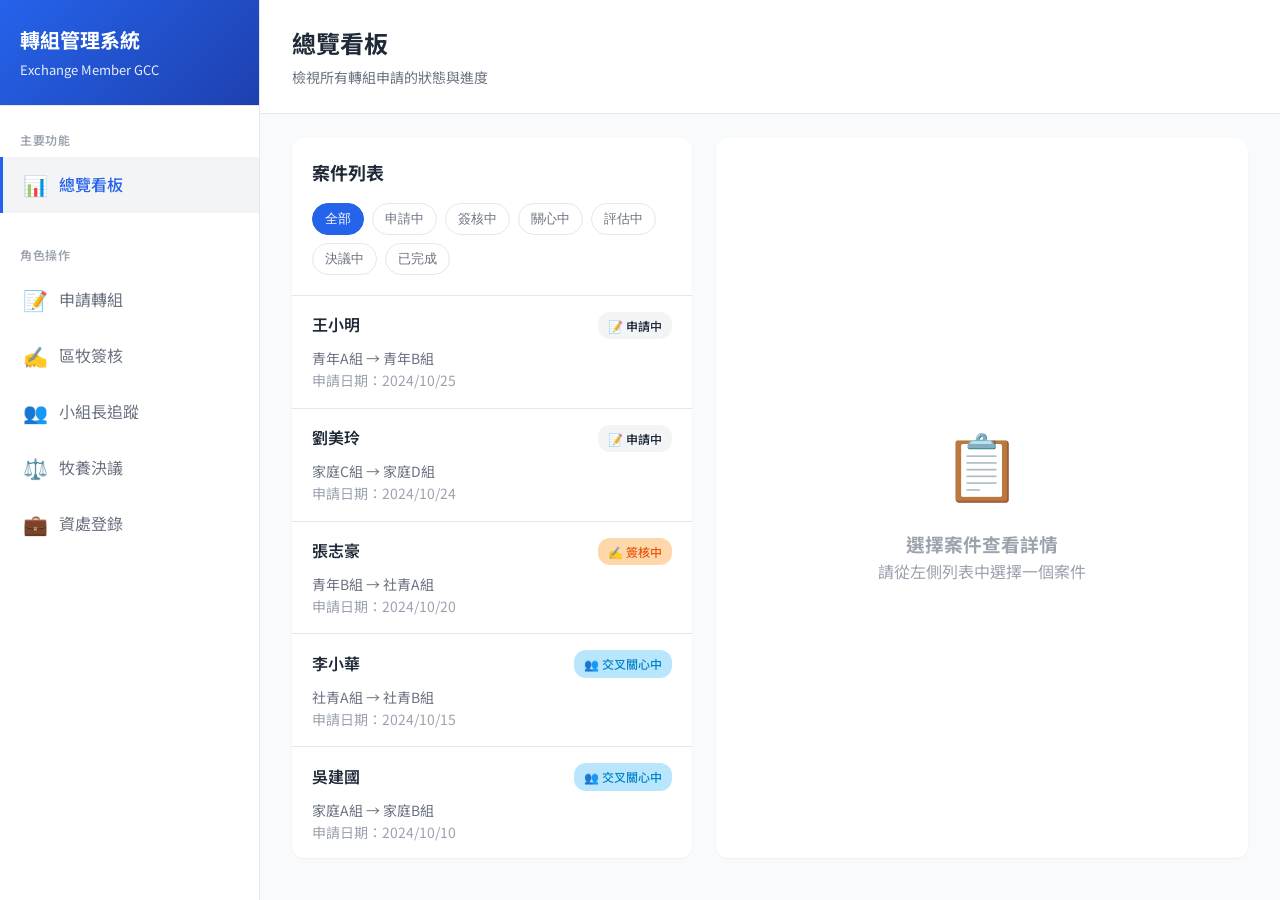
<file: index.html>
<!DOCTYPE html>
<html lang="zh-TW">
<head>
  <meta charset="UTF-8">
  <meta name="viewport" content="width=device-width, initial-scale=1.0">
  <title>教會轉組管理系統 - 總覽看板</title>
  <link rel="stylesheet" href="css/style.css">
</head>
<body>
  <div class="app-container">
    <!-- 側邊欄 -->
    <aside class="sidebar">
      <div class="sidebar-header">
        <h1>轉組管理系統</h1>
        <p>Exchange Member GCC</p>
      </div>
      
      <nav class="sidebar-nav">
        <div class="nav-section">
          <div class="nav-section-title">主要功能</div>
          <a href="index.html" class="nav-item active">
            <span class="nav-item-icon">📊</span>
            <span class="nav-item-text">總覽看板</span>
          </a>
        </div>
        
        <div class="nav-section">
          <div class="nav-section-title">角色操作</div>
          <a href="pages/applicant.html" class="nav-item">
            <span class="nav-item-icon">📝</span>
            <span class="nav-item-text">申請轉組</span>
          </a>
          <a href="pages/district-pastor.html" class="nav-item">
            <span class="nav-item-icon">✍️</span>
            <span class="nav-item-text">區牧簽核</span>
          </a>
          <a href="pages/leader.html" class="nav-item">
            <span class="nav-item-icon">👥</span>
            <span class="nav-item-text">小組長追蹤</span>
          </a>
          <a href="pages/pastoral-team.html" class="nav-item">
            <span class="nav-item-icon">⚖️</span>
            <span class="nav-item-text">牧養決議</span>
          </a>
          <a href="pages/admin.html" class="nav-item">
            <span class="nav-item-icon">💼</span>
            <span class="nav-item-text">資處登錄</span>
          </a>
        </div>
      </nav>
    </aside>
    
    <!-- 主內容 -->
    <main class="main-content">
      <div class="content-header">
        <h2>總覽看板</h2>
        <p>檢視所有轉組申請的狀態與進度</p>
      </div>
      
      <div class="content-body">
        <div class="split-layout">
          <!-- 左側：案件列表 -->
          <div class="case-list">
            <div class="case-list-header">
              <h3>案件列表</h3>
              <div class="filter-tabs">
                <button class="filter-tab active" data-status="">全部</button>
                <button class="filter-tab" data-status="申請中">申請中</button>
                <button class="filter-tab" data-status="簽核中">簽核中</button>
                <button class="filter-tab" data-status="交叉關心中">關心中</button>
                <button class="filter-tab" data-status="評估中">評估中</button>
                <button class="filter-tab" data-status="決議中">決議中</button>
                <button class="filter-tab" data-status="已轉組">已完成</button>
              </div>
            </div>
            
            <div class="case-list-items" id="caseListItems">
              <!-- 動態生成案件列表 -->
            </div>
          </div>
          
          <!-- 右側：案件詳情 -->
          <div class="case-detail" id="caseDetail">
            <div class="empty-state">
              <div class="empty-icon">📋</div>
              <h3>選擇案件查看詳情</h3>
              <p>請從左側列表中選擇一個案件</p>
            </div>
          </div>
        </div>
      </div>
    </main>
  </div>

  <script src="js/data.js"></script>
  <script src="js/utils.js"></script>
  <script src="js/main.js"></script>
</body>
</html>
</file>
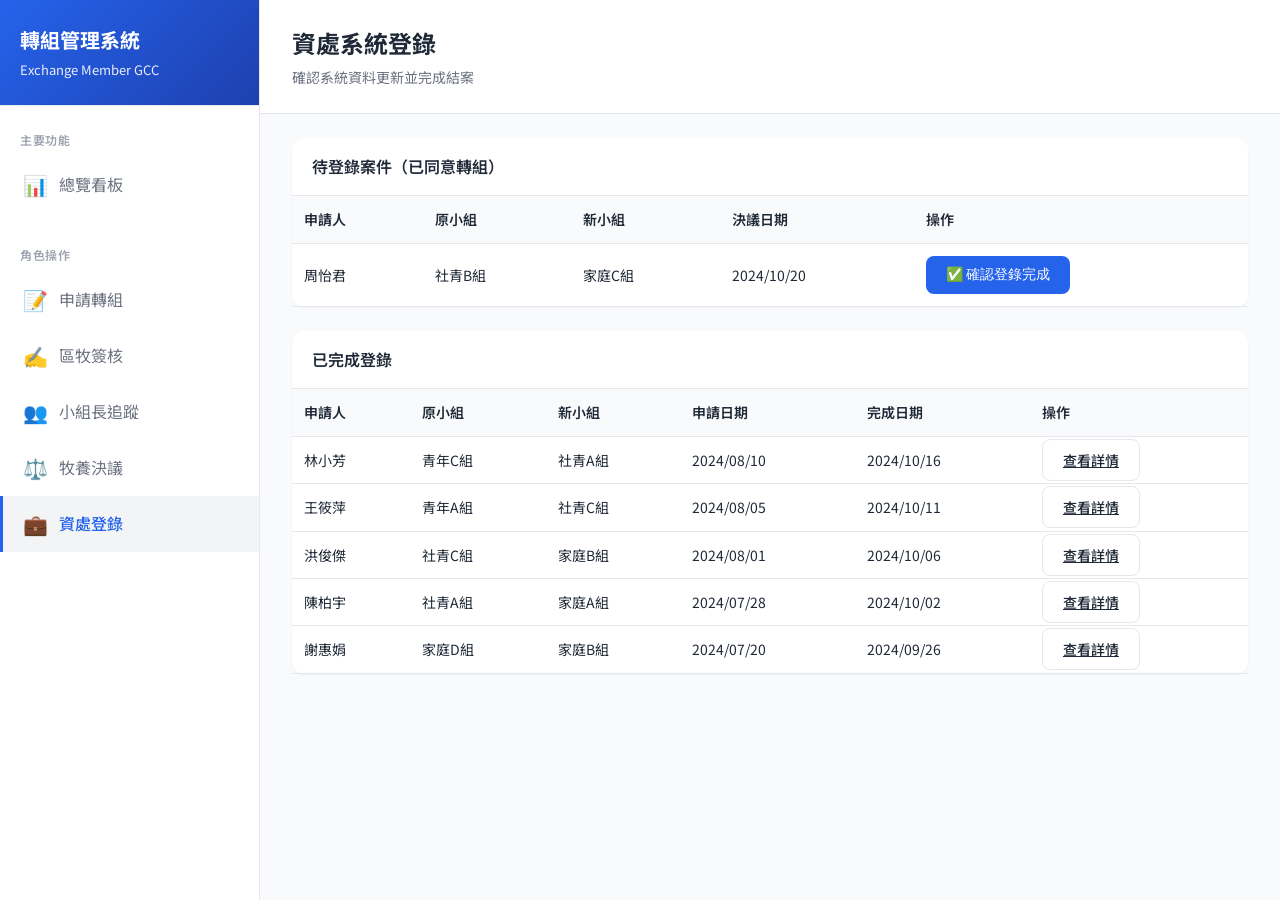
<file: pages/admin.html>
<!DOCTYPE html>
<html lang="zh-TW">
<head>
  <meta charset="UTF-8">
  <meta name="viewport" content="width=device-width, initial-scale=1.0">
  <title>資處登錄 - 教會轉組管理系統</title>
  <link rel="stylesheet" href="../css/style.css">
</head>
<body>
  <div class="app-container">
    <!-- 側邊欄 -->
    <aside class="sidebar">
      <div class="sidebar-header">
        <h1>轉組管理系統</h1>
        <p>Exchange Member GCC</p>
      </div>
      
      <nav class="sidebar-nav">
        <div class="nav-section">
          <div class="nav-section-title">主要功能</div>
          <a href="../index.html" class="nav-item">
            <span class="nav-item-icon">📊</span>
            <span class="nav-item-text">總覽看板</span>
          </a>
        </div>
        
        <div class="nav-section">
          <div class="nav-section-title">角色操作</div>
          <a href="applicant.html" class="nav-item">
            <span class="nav-item-icon">📝</span>
            <span class="nav-item-text">申請轉組</span>
          </a>
          <a href="district-pastor.html" class="nav-item">
            <span class="nav-item-icon">✍️</span>
            <span class="nav-item-text">區牧簽核</span>
          </a>
          <a href="leader.html" class="nav-item">
            <span class="nav-item-icon">👥</span>
            <span class="nav-item-text">小組長追蹤</span>
          </a>
          <a href="pastoral-team.html" class="nav-item">
            <span class="nav-item-icon">⚖️</span>
            <span class="nav-item-text">牧養決議</span>
          </a>
          <a href="admin.html" class="nav-item active">
            <span class="nav-item-icon">💼</span>
            <span class="nav-item-text">資處登錄</span>
          </a>
        </div>
      </nav>
    </aside>
    
    <!-- 主內容 -->
    <main class="main-content">
      <div class="content-header">
        <h2>資處系統登錄</h2>
        <p>確認系統資料更新並完成結案</p>
      </div>
      
      <div class="content-body">
        <!-- 待登錄案件 -->
        <div class="card">
          <div class="card-header">待登錄案件（已同意轉組）</div>
          <div id="pendingAdminList"></div>
        </div>
        
        <!-- 已完成案件 -->
        <div class="card">
          <div class="card-header">已完成登錄</div>
          <div id="completedAdminList"></div>
        </div>
      </div>
    </main>
  </div>

  <script src="../js/data.js"></script>
  <script src="../js/utils.js"></script>
  <script>
    function renderPendingAdmin() {
      const container = document.getElementById('pendingAdminList');
      
      // 篩選決議同意但尚未完成資處登錄的案件
      const pending = mockData.filter(item => {
        return item.status === '資處更新中' && !item.adminCompleted;
      });
      
      if (pending.length === 0) {
        container.innerHTML = '<p class="text-muted" style="padding: 20px; text-align: center;">目前沒有待登錄案件</p>';
        return;
      }
      
      container.innerHTML = `
        <table class="table">
          <thead>
            <tr>
              <th>申請人</th>
              <th>原小組</th>
              <th>新小組</th>
              <th>決議日期</th>
              <th>操作</th>
            </tr>
          </thead>
          <tbody>
            ${pending.map(item => `
              <tr>
                <td>${item.name}</td>
                <td>${item.originalGroup}</td>
                <td>${item.newGroup}</td>
                <td>${formatDate(item.decision.date)}</td>
                <td>
                  <button class="btn btn-primary" onclick="completeAdmin(${item.id})">
                    ✅ 確認登錄完成
                  </button>
                </td>
              </tr>
            `).join('')}
          </tbody>
        </table>
      `;
    }
    
    function completeAdmin(caseId) {
      if (!confirm('確認系統資料已更新完成？')) return;
      
      const today = new Date().toISOString().split('T')[0];
      
      updateCase(caseId, {
        adminCompleted: true,
        adminCompletedDate: today,
        status: '已轉組'
      });
      
      showNotification('登錄完成，案件已結案！', 'success');
      refreshPage();
    }
    
    function renderCompletedAdmin() {
      const container = document.getElementById('completedAdminList');
      
      const completed = mockData.filter(item => item.status === '已轉組');
      
      if (completed.length === 0) {
        container.innerHTML = '<p class="text-muted" style="padding: 20px; text-align: center;">尚無已完成案件</p>';
        return;
      }
      
      container.innerHTML = `
        <table class="table">
          <thead>
            <tr>
              <th>申請人</th>
              <th>原小組</th>
              <th>新小組</th>
              <th>申請日期</th>
              <th>完成日期</th>
              <th>操作</th>
            </tr>
          </thead>
          <tbody>
            ${completed.map(item => `
              <tr>
                <td>${item.name}</td>
                <td>${item.originalGroup}</td>
                <td>${item.newGroup}</td>
                <td>${formatDate(item.applicationDate)}</td>
                <td>${formatDate(item.adminCompletedDate)}</td>
                <td>
                  <a href="../index.html" class="btn btn-outline">查看詳情</a>
                </td>
              </tr>
            `).join('')}
          </tbody>
        </table>
      `;
    }
    
    function refreshPage() {
      renderPendingAdmin();
      renderCompletedAdmin();
    }
    
    // 初始化
    document.addEventListener('DOMContentLoaded', refreshPage);
  </script>
</body>
</html>
</file>
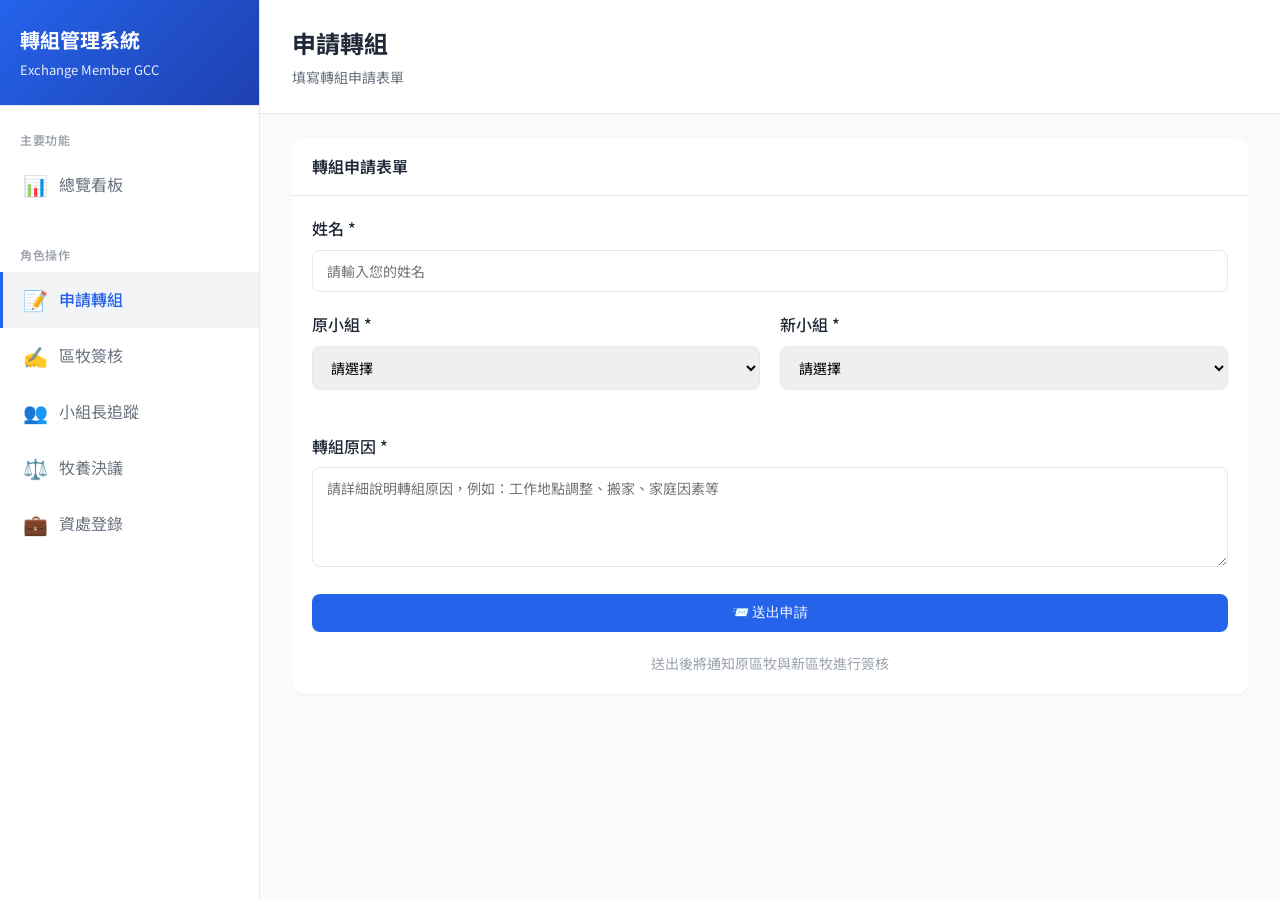
<file: pages/applicant.html>
<!DOCTYPE html>
<html lang="zh-TW">
<head>
  <meta charset="UTF-8">
  <meta name="viewport" content="width=device-width, initial-scale=1.0">
  <title>申請轉組 - 教會轉組管理系統</title>
  <link rel="stylesheet" href="../css/style.css">
</head>
<body>
  <div class="app-container">
    <!-- 側邊欄 -->
    <aside class="sidebar">
      <div class="sidebar-header">
        <h1>轉組管理系統</h1>
        <p>Exchange Member GCC</p>
      </div>
      
      <nav class="sidebar-nav">
        <div class="nav-section">
          <div class="nav-section-title">主要功能</div>
          <a href="../index.html" class="nav-item">
            <span class="nav-item-icon">📊</span>
            <span class="nav-item-text">總覽看板</span>
          </a>
        </div>
        
        <div class="nav-section">
          <div class="nav-section-title">角色操作</div>
          <a href="applicant.html" class="nav-item active">
            <span class="nav-item-icon">📝</span>
            <span class="nav-item-text">申請轉組</span>
          </a>
          <a href="district-pastor.html" class="nav-item">
            <span class="nav-item-icon">✍️</span>
            <span class="nav-item-text">區牧簽核</span>
          </a>
          <a href="leader.html" class="nav-item">
            <span class="nav-item-icon">👥</span>
            <span class="nav-item-text">小組長追蹤</span>
          </a>
          <a href="pastoral-team.html" class="nav-item">
            <span class="nav-item-icon">⚖️</span>
            <span class="nav-item-text">牧養決議</span>
          </a>
          <a href="admin.html" class="nav-item">
            <span class="nav-item-icon">💼</span>
            <span class="nav-item-text">資處登錄</span>
          </a>
        </div>
      </nav>
    </aside>
    
    <!-- 主內容 -->
    <main class="main-content">
      <div class="content-header">
        <h2>申請轉組</h2>
        <p>填寫轉組申請表單</p>
      </div>
      
      <div class="content-body">
        <div class="card">
          <div class="card-header">轉組申請表單</div>
          <div class="card-body">
            <form id="applicationForm">
              <div class="form-group">
                <label class="form-label">姓名 *</label>
                <input type="text" class="form-input" name="name" required placeholder="請輸入您的姓名">
              </div>
              
              <div class="info-grid">
                <div class="form-group">
                  <label class="form-label">原小組 *</label>
                  <select class="form-select" name="originalGroup" required>
                    <option value="">請選擇</option>
                    <option value="青年A組">青年A組</option>
                    <option value="青年B組">青年B組</option>
                    <option value="青年C組">青年C組</option>
                    <option value="社青A組">社青A組</option>
                    <option value="社青B組">社青B組</option>
                    <option value="社青C組">社青C組</option>
                    <option value="家庭A組">家庭A組</option>
                    <option value="家庭B組">家庭B組</option>
                    <option value="家庭C組">家庭C組</option>
                    <option value="家庭D組">家庭D組</option>
                  </select>
                </div>
                
                <div class="form-group">
                  <label class="form-label">新小組 *</label>
                  <select class="form-select" name="newGroup" required>
                    <option value="">請選擇</option>
                    <option value="青年A組">青年A組</option>
                    <option value="青年B組">青年B組</option>
                    <option value="青年C組">青年C組</option>
                    <option value="社青A組">社青A組</option>
                    <option value="社青B組">社青B組</option>
                    <option value="社青C組">社青C組</option>
                    <option value="家庭A組">家庭A組</option>
                    <option value="家庭B組">家庭B組</option>
                    <option value="家庭C組">家庭C組</option>
                    <option value="家庭D組">家庭D組</option>
                  </select>
                </div>
              </div>
              
              <div class="form-group">
                <label class="form-label">轉組原因 *</label>
                <textarea class="form-textarea" name="reason" required placeholder="請詳細說明轉組原因，例如：工作地點調整、搬家、家庭因素等"></textarea>
              </div>
              
              <div class="form-group">
                <button type="submit" class="btn btn-primary" style="width: 100%;">
                  📨 送出申請
                </button>
              </div>
              
              <div class="text-muted text-center" style="font-size: 14px;">
                <p>送出後將通知原區牧與新區牧進行簽核</p>
              </div>
            </form>
          </div>
        </div>
      </div>
    </main>
  </div>

  <script src="../js/data.js"></script>
  <script src="../js/utils.js"></script>
  <script>
    document.getElementById('applicationForm').addEventListener('submit', (e) => {
      e.preventDefault();
      
      const formData = new FormData(e.target);
      const data = {
        name: formData.get('name'),
        originalGroup: formData.get('originalGroup'),
        newGroup: formData.get('newGroup'),
        reason: formData.get('reason')
      };
      
      // 驗證不能選擇相同小組
      if (data.originalGroup === data.newGroup) {
        alert('原小組與新小組不能相同！');
        return;
      }
      
      // 模擬送出申請（實際應該送到後端）
      console.log('申請資料：', data);
      
      // 顯示成功訊息
      showNotification('申請已送出！將通知相關區牧進行簽核。', 'success');
      
      // 2秒後跳轉回總覽
      setTimeout(() => {
        window.location.href = '../index.html';
      }, 2000);
    });
  </script>
</body>
</html>
</file>
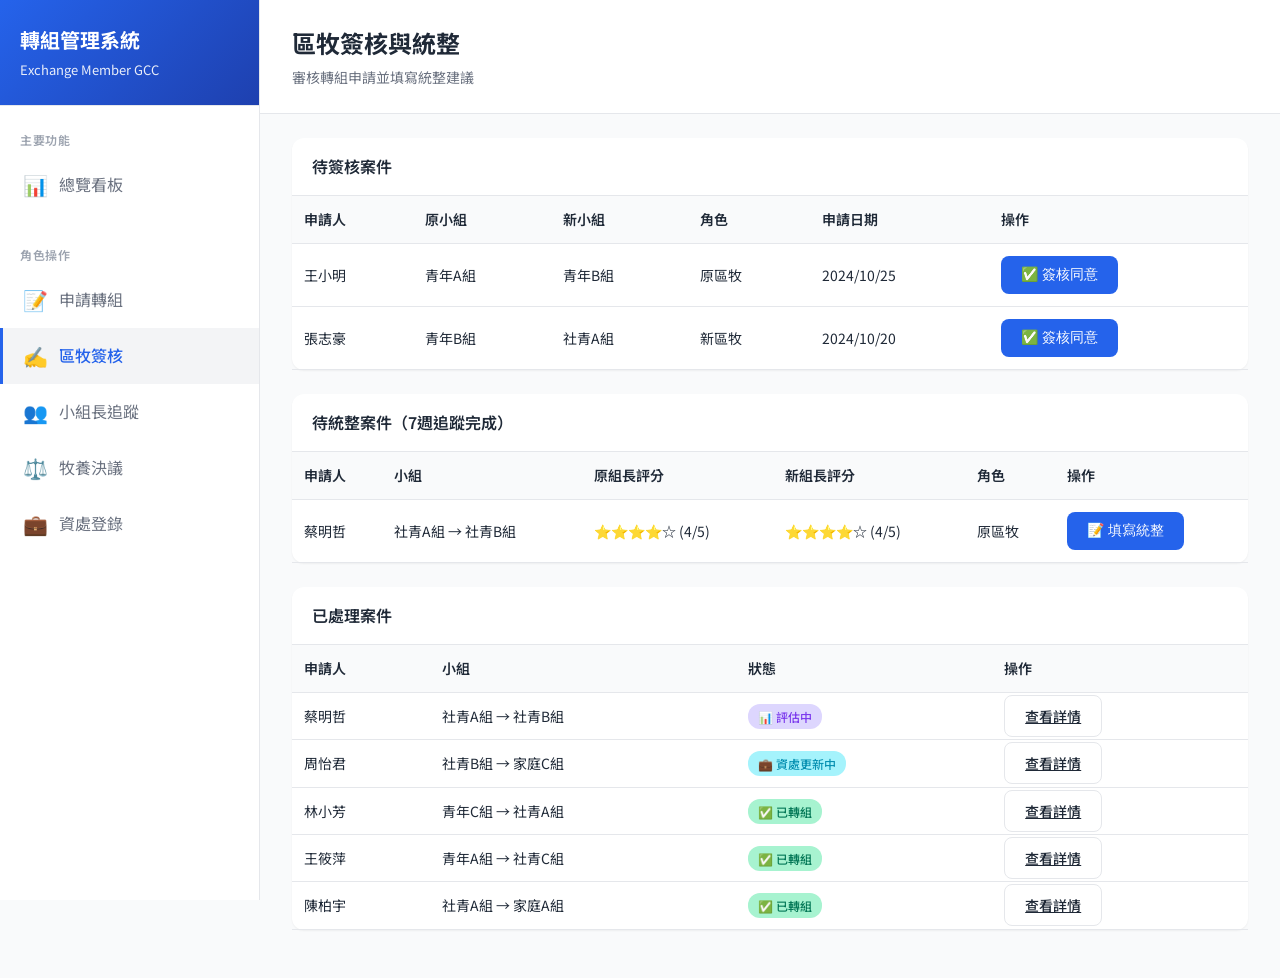
<file: pages/district-pastor.html>
<!DOCTYPE html>
<html lang="zh-TW">
<head>
  <meta charset="UTF-8">
  <meta name="viewport" content="width=device-width, initial-scale=1.0">
  <title>區牧簽核 - 教會轉組管理系統</title>
  <link rel="stylesheet" href="../css/style.css">
</head>
<body>
  <div class="app-container">
    <!-- 側邊欄 -->
    <aside class="sidebar">
      <div class="sidebar-header">
        <h1>轉組管理系統</h1>
        <p>Exchange Member GCC</p>
      </div>
      
      <nav class="sidebar-nav">
        <div class="nav-section">
          <div class="nav-section-title">主要功能</div>
          <a href="../index.html" class="nav-item">
            <span class="nav-item-icon">📊</span>
            <span class="nav-item-text">總覽看板</span>
          </a>
        </div>
        
        <div class="nav-section">
          <div class="nav-section-title">角色操作</div>
          <a href="applicant.html" class="nav-item">
            <span class="nav-item-icon">📝</span>
            <span class="nav-item-text">申請轉組</span>
          </a>
          <a href="district-pastor.html" class="nav-item active">
            <span class="nav-item-icon">✍️</span>
            <span class="nav-item-text">區牧簽核</span>
          </a>
          <a href="leader.html" class="nav-item">
            <span class="nav-item-icon">👥</span>
            <span class="nav-item-text">小組長追蹤</span>
          </a>
          <a href="pastoral-team.html" class="nav-item">
            <span class="nav-item-icon">⚖️</span>
            <span class="nav-item-text">牧養決議</span>
          </a>
          <a href="admin.html" class="nav-item">
            <span class="nav-item-icon">💼</span>
            <span class="nav-item-text">資處登錄</span>
          </a>
        </div>
      </nav>
    </aside>
    
    <!-- 主內容 -->
    <main class="main-content">
      <div class="content-header">
        <h2>區牧簽核與統整</h2>
        <p>審核轉組申請並填寫統整建議</p>
      </div>
      
      <div class="content-body">
        <!-- 待簽核案件 -->
        <div class="card">
          <div class="card-header">待簽核案件</div>
          <div id="pendingApprovalList"></div>
        </div>
        
        <!-- 待統整案件（7週完成後） -->
        <div class="card">
          <div class="card-header">待統整案件（7週追蹤完成）</div>
          <div id="pendingSummaryList"></div>
        </div>
        
        <!-- 已處理案件 -->
        <div class="card">
          <div class="card-header">已處理案件</div>
          <div id="completedList"></div>
        </div>
      </div>
    </main>
  </div>

  <script src="../js/data.js"></script>
  <script src="../js/utils.js"></script>
  <script>
    // 模擬當前區牧身份
    const currentPastor = '李區牧'; // 可切換為 '陳區牧' 或 '王區牧'
    
    // 渲染待簽核案件
    function renderPendingApproval() {
      const container = document.getElementById('pendingApprovalList');
      
      // 篩選需要當前區牧簽核的案件
      const pending = mockData.filter(item => {
        const isOriginalPastor = item.originalPastor === currentPastor;
        const isNewPastor = item.newPastor === currentPastor;
        const needApproval = (isOriginalPastor && !item.originalPastorApproved) || 
                            (isNewPastor && !item.newPastorApproved);
        return needApproval;
      });
      
      if (pending.length === 0) {
        container.innerHTML = '<p class="text-muted" style="padding: 20px; text-align: center;">目前沒有待簽核案件</p>';
        return;
      }
      
      container.innerHTML = `
        <table class="table">
          <thead>
            <tr>
              <th>申請人</th>
              <th>原小組</th>
              <th>新小組</th>
              <th>角色</th>
              <th>申請日期</th>
              <th>操作</th>
            </tr>
          </thead>
          <tbody>
            ${pending.map(item => {
              const role = item.originalPastor === currentPastor ? '原區牧' : '新區牧';
              return `
                <tr>
                  <td>${item.name}</td>
                  <td>${item.originalGroup}</td>
                  <td>${item.newGroup}</td>
                  <td>${role}</td>
                  <td>${formatDate(item.applicationDate)}</td>
                  <td>
                    <button class="btn btn-primary" onclick="approveCase(${item.id}, '${role}')">
                      ✅ 簽核同意
                    </button>
                  </td>
                </tr>
              `;
            }).join('')}
          </tbody>
        </table>
      `;
    }
    
    // 簽核案件
    function approveCase(caseId, role) {
      const caseData = getCaseById(caseId);
      const today = new Date().toISOString().split('T')[0];
      
      if (role === '原區牧') {
        updateCase(caseId, {
          originalPastorApproved: true,
          originalPastorDate: today,
          status: caseData.newPastorApproved ? '交叉關心中' : '簽核中'
        });
      } else {
        updateCase(caseId, {
          newPastorApproved: true,
          newPastorDate: today,
          status: caseData.originalPastorApproved ? '交叉關心中' : '簽核中'
        });
      }
      
      // 如果雙方都簽核，設定追蹤開始日期
      if (caseData.originalPastorApproved && caseData.newPastorApproved) {
        updateCase(caseId, {
          trackingStartDate: today,
          status: '交叉關心中'
        });
      }
      
      showNotification('簽核完成！', 'success');
      refreshPage();
    }
    
    // 渲染待統整案件
    function renderPendingSummary() {
      const container = document.getElementById('pendingSummaryList');
      
      // 篩選7週完成且需要當前區牧統整的案件
      const pendingSummary = mockData.filter(item => {
        const isOriginalPastor = item.originalPastor === currentPastor;
        const isNewPastor = item.newPastor === currentPastor;
        const tracking7WeeksComplete = canEvaluate(item);
        const hasLeaderEvaluation = item.evaluation.originalLeaderScore && item.evaluation.newLeaderScore;
        const needSummary = (isOriginalPastor && !item.evaluation.originalPastorSummary) || 
                           (isNewPastor && !item.evaluation.newPastorSummary);
        
        return tracking7WeeksComplete && hasLeaderEvaluation && needSummary;
      });
      
      if (pendingSummary.length === 0) {
        container.innerHTML = '<p class="text-muted" style="padding: 20px; text-align: center;">目前沒有待統整案件</p>';
        return;
      }
      
      container.innerHTML = `
        <table class="table">
          <thead>
            <tr>
              <th>申請人</th>
              <th>小組</th>
              <th>原組長評分</th>
              <th>新組長評分</th>
              <th>角色</th>
              <th>操作</th>
            </tr>
          </thead>
          <tbody>
            ${pendingSummary.map(item => {
              const role = item.originalPastor === currentPastor ? '原區牧' : '新區牧';
              return `
                <tr>
                  <td>${item.name}</td>
                  <td>${item.originalGroup} → ${item.newGroup}</td>
                  <td>${renderStars(item.evaluation.originalLeaderScore)}</td>
                  <td>${renderStars(item.evaluation.newLeaderScore)}</td>
                  <td>${role}</td>
                  <td>
                    <button class="btn btn-primary" onclick="openSummaryForm(${item.id}, '${role}')">
                      📝 填寫統整
                    </button>
                  </td>
                </tr>
              `;
            }).join('')}
          </tbody>
        </table>
      `;
    }
    
    // 填寫統整
    function openSummaryForm(caseId, role) {
      const summary = prompt('請輸入統整建議：');
      if (!summary) return;
      
      const caseData = getCaseById(caseId);
      const updates = { evaluation: { ...caseData.evaluation } };
      
      if (role === '原區牧') {
        updates.evaluation.originalPastorSummary = summary;
      } else {
        updates.evaluation.newPastorSummary = summary;
      }
      
      // 檢查是否雙方區牧都已統整
      if (updates.evaluation.originalPastorSummary && updates.evaluation.newPastorSummary) {
        updates.status = '決議中';
      } else {
        updates.status = '評估中';
      }
      
      updateCase(caseId, updates);
      showNotification('統整已儲存！', 'success');
      refreshPage();
    }
    
    // 渲染已處理案件
    function renderCompleted() {
      const container = document.getElementById('completedList');
      
      // 篩選當前區牧已處理的案件
      const completed = mockData.filter(item => {
        const isOriginalPastor = item.originalPastor === currentPastor;
        const isNewPastor = item.newPastor === currentPastor;
        const hasApproved = (isOriginalPastor && item.originalPastorApproved) || 
                           (isNewPastor && item.newPastorApproved);
        const hasSummary = (isOriginalPastor && item.evaluation.originalPastorSummary) || 
                          (isNewPastor && item.evaluation.newPastorSummary);
        
        return hasApproved && (hasSummary || item.status === '已轉組');
      });
      
      if (completed.length === 0) {
        container.innerHTML = '<p class="text-muted" style="padding: 20px; text-align: center;">尚無已處理案件</p>';
        return;
      }
      
      container.innerHTML = `
        <table class="table">
          <thead>
            <tr>
              <th>申請人</th>
              <th>小組</th>
              <th>狀態</th>
              <th>操作</th>
            </tr>
          </thead>
          <tbody>
            ${completed.map(item => {
              const statusDisplay = getStatusDisplay(item.status);
              return `
                <tr>
                  <td>${item.name}</td>
                  <td>${item.originalGroup} → ${item.newGroup}</td>
                  <td>
                    <span class="case-status" style="background-color: ${statusDisplay.bgColor}; color: ${statusDisplay.color};">
                      ${statusDisplay.icon} ${statusDisplay.text}
                    </span>
                  </td>
                  <td>
                    <a href="../index.html" class="btn btn-outline">查看詳情</a>
                  </td>
                </tr>
              `;
            }).join('')}
          </tbody>
        </table>
      `;
    }
    
    function refreshPage() {
      renderPendingApproval();
      renderPendingSummary();
      renderCompleted();
    }
    
    // 初始化
    document.addEventListener('DOMContentLoaded', refreshPage);
  </script>
</body>
</html>
</file>
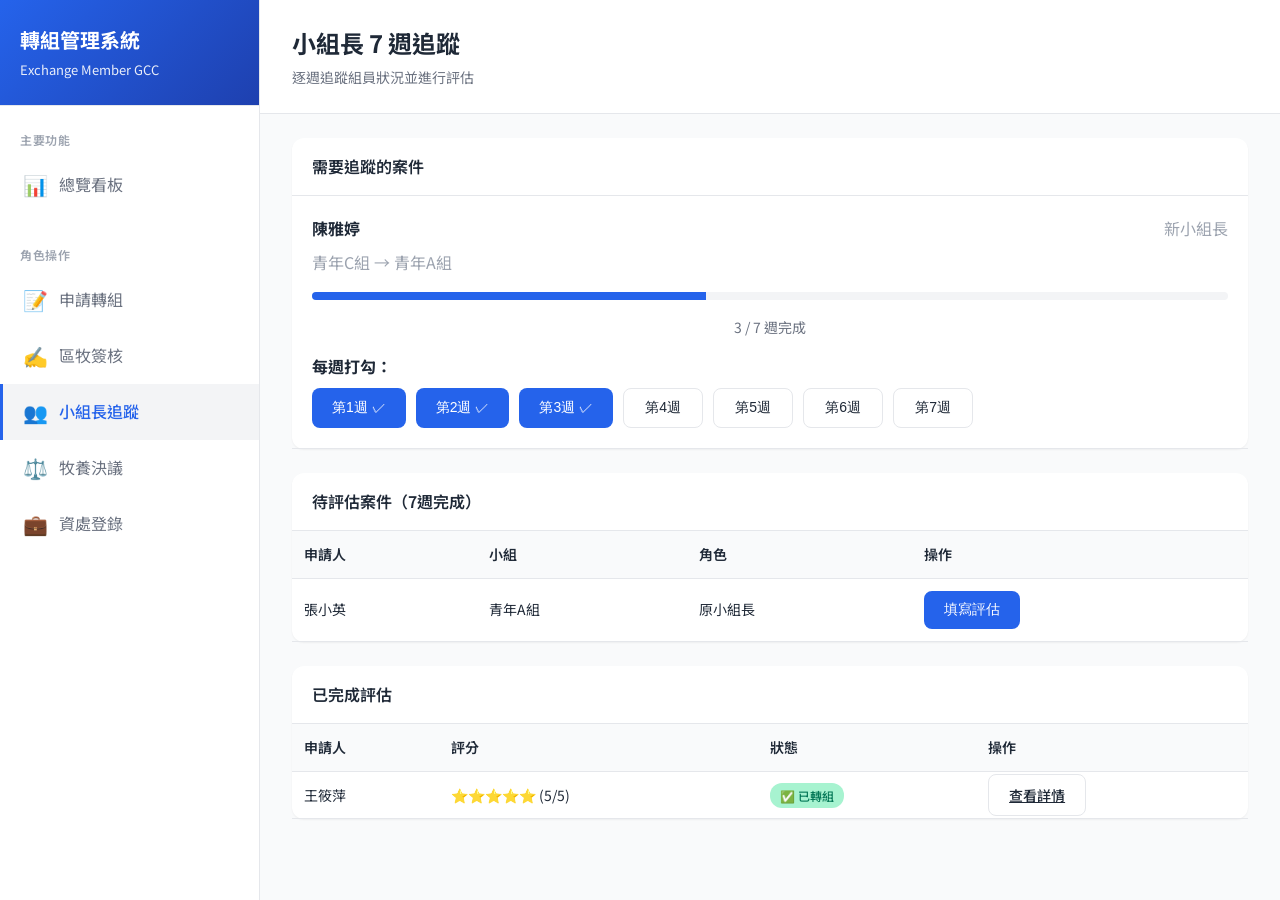
<file: pages/leader.html>
<!DOCTYPE html>
<html lang="zh-TW">
<head>
  <meta charset="UTF-8">
  <meta name="viewport" content="width=device-width, initial-scale=1.0">
  <title>小組長追蹤 - 教會轉組管理系統</title>
  <link rel="stylesheet" href="../css/style.css">
</head>
<body>
  <div class="app-container">
    <!-- 側邊欄 -->
    <aside class="sidebar">
      <div class="sidebar-header">
        <h1>轉組管理系統</h1>
        <p>Exchange Member GCC</p>
      </div>
      
      <nav class="sidebar-nav">
        <div class="nav-section">
          <div class="nav-section-title">主要功能</div>
          <a href="../index.html" class="nav-item">
            <span class="nav-item-icon">📊</span>
            <span class="nav-item-text">總覽看板</span>
          </a>
        </div>
        
        <div class="nav-section">
          <div class="nav-section-title">角色操作</div>
          <a href="applicant.html" class="nav-item">
            <span class="nav-item-icon">📝</span>
            <span class="nav-item-text">申請轉組</span>
          </a>
          <a href="district-pastor.html" class="nav-item">
            <span class="nav-item-icon">✍️</span>
            <span class="nav-item-text">區牧簽核</span>
          </a>
          <a href="leader.html" class="nav-item active">
            <span class="nav-item-icon">👥</span>
            <span class="nav-item-text">小組長追蹤</span>
          </a>
          <a href="pastoral-team.html" class="nav-item">
            <span class="nav-item-icon">⚖️</span>
            <span class="nav-item-text">牧養決議</span>
          </a>
          <a href="admin.html" class="nav-item">
            <span class="nav-item-icon">💼</span>
            <span class="nav-item-text">資處登錄</span>
          </a>
        </div>
      </nav>
    </aside>
    
    <!-- 主內容 -->
    <main class="main-content">
      <div class="content-header">
        <h2>小組長 7 週追蹤</h2>
        <p>逐週追蹤組員狀況並進行評估</p>
      </div>
      
      <div class="content-body">
        <!-- 追蹤中案件 -->
        <div class="card">
          <div class="card-header">需要追蹤的案件</div>
          <div id="trackingCasesList"></div>
        </div>
        
        <!-- 待評估案件 -->
        <div class="card">
          <div class="card-header">待評估案件（7週完成）</div>
          <div id="evaluationCasesList"></div>
        </div>
        
        <!-- 已完成案件 -->
        <div class="card">
          <div class="card-header">已完成評估</div>
          <div id="completedCasesList"></div>
        </div>
      </div>
    </main>
  </div>

  <script src="../js/data.js"></script>
  <script src="../js/utils.js"></script>
  <script>
    // 模擬當前小組長身份
    const currentLeader = '張牧師'; // 可切換測試
    
    function renderTrackingCases() {
      const container = document.getElementById('trackingCasesList');
      const tracking = mockData.filter(item => {
        const isTracking = item.originalPastorApproved && item.newPastorApproved;
        const notComplete = !canEvaluate(item);
        const isMyCase = item.originalLeader === currentLeader || item.newLeader === currentLeader;
        return isTracking && notComplete && isMyCase;
      });
      
      if (tracking.length === 0) {
        container.innerHTML = '<p class="text-muted" style="padding: 20px; text-align: center;">目前沒有需要追蹤的案件</p>';
        return;
      }
      
      container.innerHTML = tracking.map(item => {
        const role = item.originalLeader === currentLeader ? 'original' : 'new';
        const roleText = role === 'original' ? '原小組長' : '新小組長';
        const progress = calculateProgress(item.weeklyTracking);
        
        return `
          <div style="padding: 20px; border-bottom: 1px solid var(--border-color);">
            <div class="d-flex justify-content-between align-items-center mb-2">
              <h4 style="margin: 0;">${item.name}</h4>
              <span class="text-muted">${roleText}</span>
            </div>
            <p class="text-muted mb-2">${item.originalGroup} → ${item.newGroup}</p>
            
            <div style="margin: 16px 0;">
              <div class="progress-bar">
                <div class="progress-bar-fill" style="width: ${progress.percentage}%"></div>
              </div>
              <div style="text-align: center; margin-top: 8px; font-size: 14px; color: var(--text-secondary);">
                ${progress.completed} / 7 週完成
              </div>
            </div>
            
            <div class="mt-2">
              <strong>每週打勾：</strong><br>
              <div style="display: flex; gap: 10px; margin-top: 8px; flex-wrap: wrap;">
                ${[1,2,3,4,5,6,7].map(week => {
                  const checked = item.weeklyTracking['week' + week][role];
                  return `
                    <button 
                      class="btn ${checked ? 'btn-primary' : 'btn-outline'}" 
                      style="min-width: 80px;"
                      onclick="toggleWeek(${item.id}, ${week}, '${role}')"
                    >
                      第${week}週 ${checked ? '✓' : ''}
                    </button>
                  `;
                }).join('')}
              </div>
            </div>
          </div>
        `;
      }).join('');
    }
    
    function renderEvaluationCases() {
      const container = document.getElementById('evaluationCasesList');
      const evaluation = mockData.filter(item => {
        const isComplete = canEvaluate(item);
        const isMyCase = item.originalLeader === currentLeader || item.newLeader === currentLeader;
        const needsEval = (item.originalLeader === currentLeader && !item.evaluation.originalLeaderScore) ||
                         (item.newLeader === currentLeader && !item.evaluation.newLeaderScore);
        return isComplete && isMyCase && needsEval;
      });
      
      if (evaluation.length === 0) {
        container.innerHTML = '<p class="text-muted" style="padding: 20px; text-align: center;">目前沒有待評估案件</p>';
        return;
      }
      
      container.innerHTML = `
        <table class="table">
          <thead>
            <tr>
              <th>申請人</th>
              <th>小組</th>
              <th>角色</th>
              <th>操作</th>
            </tr>
          </thead>
          <tbody>
            ${evaluation.map(item => {
              const role = item.originalLeader === currentLeader ? 'original' : 'new';
              const roleText = role === 'original' ? '原小組長' : '新小組長';
              const group = role === 'original' ? item.originalGroup : item.newGroup;
              
              return `
                <tr>
                  <td>${item.name}</td>
                  <td>${group}</td>
                  <td>${roleText}</td>
                  <td>
                    <button class="btn btn-primary" onclick="openEvaluationForm(${item.id}, '${role}')">
                      填寫評估
                    </button>
                  </td>
                </tr>
              `;
            }).join('')}
          </tbody>
        </table>
      `;
    }
    
    function renderCompletedCases() {
      const container = document.getElementById('completedCasesList');
      const completed = mockData.filter(item => {
        const isMyCase = item.originalLeader === currentLeader || item.newLeader === currentLeader;
        const hasEval = (item.originalLeader === currentLeader && item.evaluation.originalLeaderScore) ||
                       (item.newLeader === currentLeader && item.evaluation.newLeaderScore);
        return isMyCase && hasEval;
      });
      
      if (completed.length === 0) {
        container.innerHTML = '<p class="text-muted" style="padding: 20px; text-align: center;">尚無已完成評估的案件</p>';
        return;
      }
      
      container.innerHTML = `
        <table class="table">
          <thead>
            <tr>
              <th>申請人</th>
              <th>評分</th>
              <th>狀態</th>
              <th>操作</th>
            </tr>
          </thead>
          <tbody>
            ${completed.map(item => {
              const role = item.originalLeader === currentLeader ? 'original' : 'new';
              const score = role === 'original' ? item.evaluation.originalLeaderScore : item.evaluation.newLeaderScore;
              const statusDisplay = getStatusDisplay(item.status);
              
              return `
                <tr>
                  <td>${item.name}</td>
                  <td>${renderStars(score)}</td>
                  <td>
                    <span class="case-status" style="background-color: ${statusDisplay.bgColor}; color: ${statusDisplay.color};">
                      ${statusDisplay.icon} ${statusDisplay.text}
                    </span>
                  </td>
                  <td>
                    <a href="../index.html" class="btn btn-outline">查看詳情</a>
                  </td>
                </tr>
              `;
            }).join('')}
          </tbody>
        </table>
      `;
    }
    
    function toggleWeek(caseId, week, role) {
      const caseData = getCaseById(caseId);
      const weekKey = 'week' + week;
      const currentValue = caseData.weeklyTracking[weekKey][role];
      
      const updates = {
        weeklyTracking: { ...caseData.weeklyTracking }
      };
      updates.weeklyTracking[weekKey] = {
        ...updates.weeklyTracking[weekKey],
        [role]: !currentValue
      };
      
      updateCase(caseId, updates);
      showNotification('第' + week + '週' + (!currentValue ? '已' : '取消') + '打勾', 'success');
      refreshPage();
    }
    
    function openEvaluationForm(caseId, role) {
      const score = prompt('請評分 (1-5分)：');
      if (!score || score < 1 || score > 5) return;
      
      const comment = prompt('請輸入觀察與建議：');
      if (!comment) return;
      
      const caseData = getCaseById(caseId);
      const updates = { evaluation: { ...caseData.evaluation } };
      
      if (role === 'original') {
        updates.evaluation.originalLeaderScore = parseInt(score);
        updates.evaluation.originalLeaderComment = comment;
      } else {
        updates.evaluation.newLeaderScore = parseInt(score);
        updates.evaluation.newLeaderComment = comment;
      }
      
      updates.status = '評估中';
      
      updateCase(caseId, updates);
      showNotification('評估已儲存！', 'success');
      refreshPage();
    }
    
    function refreshPage() {
      renderTrackingCases();
      renderEvaluationCases();
      renderCompletedCases();
    }
    
    // 初始化
    document.addEventListener('DOMContentLoaded', refreshPage);
  </script>
</body>
</html>
</file>
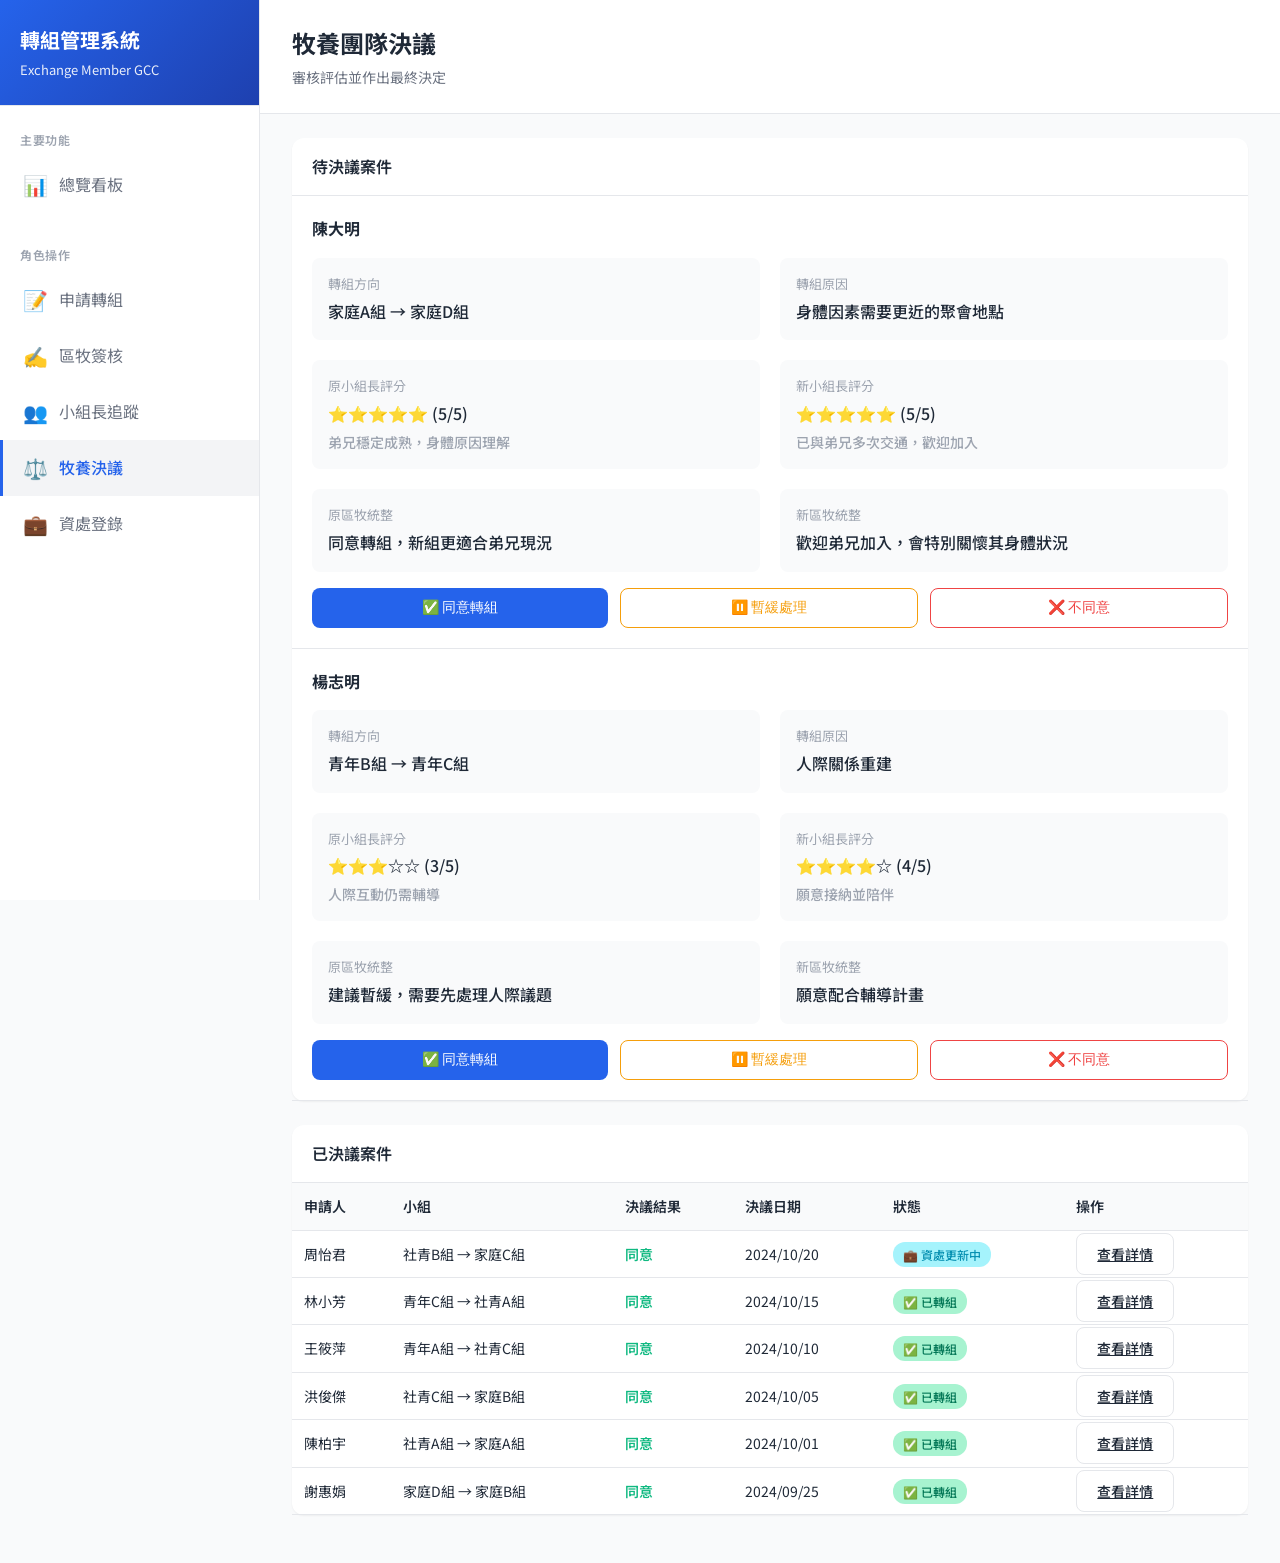
<file: pages/pastoral-team.html>
<!DOCTYPE html>
<html lang="zh-TW">
<head>
  <meta charset="UTF-8">
  <meta name="viewport" content="width=device-width, initial-scale=1.0">
  <title>牧養決議 - 教會轉組管理系統</title>
  <link rel="stylesheet" href="../css/style.css">
</head>
<body>
  <div class="app-container">
    <!-- 側邊欄 -->
    <aside class="sidebar">
      <div class="sidebar-header">
        <h1>轉組管理系統</h1>
        <p>Exchange Member GCC</p>
      </div>
      
      <nav class="sidebar-nav">
        <div class="nav-section">
          <div class="nav-section-title">主要功能</div>
          <a href="../index.html" class="nav-item">
            <span class="nav-item-icon">📊</span>
            <span class="nav-item-text">總覽看板</span>
          </a>
        </div>
        
        <div class="nav-section">
          <div class="nav-section-title">角色操作</div>
          <a href="applicant.html" class="nav-item">
            <span class="nav-item-icon">📝</span>
            <span class="nav-item-text">申請轉組</span>
          </a>
          <a href="district-pastor.html" class="nav-item">
            <span class="nav-item-icon">✍️</span>
            <span class="nav-item-text">區牧簽核</span>
          </a>
          <a href="leader.html" class="nav-item">
            <span class="nav-item-icon">👥</span>
            <span class="nav-item-text">小組長追蹤</span>
          </a>
          <a href="pastoral-team.html" class="nav-item active">
            <span class="nav-item-icon">⚖️</span>
            <span class="nav-item-text">牧養決議</span>
          </a>
          <a href="admin.html" class="nav-item">
            <span class="nav-item-icon">💼</span>
            <span class="nav-item-text">資處登錄</span>
          </a>
        </div>
      </nav>
    </aside>
    
    <!-- 主內容 -->
    <main class="main-content">
      <div class="content-header">
        <h2>牧養團隊決議</h2>
        <p>審核評估並作出最終決定</p>
      </div>
      
      <div class="content-body">
        <!-- 待決議案件 -->
        <div class="card">
          <div class="card-header">待決議案件</div>
          <div id="pendingDecisionList"></div>
        </div>
        
        <!-- 已決議案件 -->
        <div class="card">
          <div class="card-header">已決議案件</div>
          <div id="completedDecisionList"></div>
        </div>
      </div>
    </main>
  </div>

  <script src="../js/data.js"></script>
  <script src="../js/utils.js"></script>
  <script>
    function renderPendingDecision() {
      const container = document.getElementById('pendingDecisionList');
      
      // 篩選區牧統整完成、待決議的案件
      const pending = mockData.filter(item => {
        return item.status === '決議中' && !item.decision.result;
      });
      
      if (pending.length === 0) {
        container.innerHTML = '<p class="text-muted" style="padding: 20px; text-align: center;">目前沒有待決議案件</p>';
        return;
      }
      
      container.innerHTML = pending.map(item => `
        <div style="padding: 20px; border-bottom: 1px solid var(--border-color);">
          <div class="d-flex justify-content-between align-items-center mb-2">
            <h4 style="margin: 0;">${item.name}</h4>
          </div>
          
          <div class="info-grid" style="margin: 16px 0;">
            <div class="info-item">
              <div class="info-label">轉組方向</div>
              <div class="info-value">${item.originalGroup} → ${item.newGroup}</div>
            </div>
            <div class="info-item">
              <div class="info-label">轉組原因</div>
              <div class="info-value">${item.reason}</div>
            </div>
            <div class="info-item">
              <div class="info-label">原小組長評分</div>
              <div class="info-value">${renderStars(item.evaluation.originalLeaderScore)}</div>
              <div class="info-value text-muted" style="font-size: 14px; margin-top: 4px;">
                ${item.evaluation.originalLeaderComment}
              </div>
            </div>
            <div class="info-item">
              <div class="info-label">新小組長評分</div>
              <div class="info-value">${renderStars(item.evaluation.newLeaderScore)}</div>
              <div class="info-value text-muted" style="font-size: 14px; margin-top: 4px;">
                ${item.evaluation.newLeaderComment}
              </div>
            </div>
            <div class="info-item">
              <div class="info-label">原區牧統整</div>
              <div class="info-value">${item.evaluation.originalPastorSummary || '-'}</div>
            </div>
            <div class="info-item">
              <div class="info-label">新區牧統整</div>
              <div class="info-value">${item.evaluation.newPastorSummary || '-'}</div>
            </div>
          </div>
          
          <div style="display: flex; gap: 12px; margin-top: 16px;">
            <button class="btn btn-primary" onclick="makeDecision(${item.id}, '同意')" style="flex: 1;">
              ✅ 同意轉組
            </button>
            <button class="btn btn-outline" onclick="makeDecision(${item.id}, '暫緩')" style="flex: 1; border-color: var(--warning-color); color: var(--warning-color);">
              ⏸️ 暫緩處理
            </button>
            <button class="btn btn-outline" onclick="makeDecision(${item.id}, '不同意')" style="flex: 1; border-color: var(--danger-color); color: var(--danger-color);">
              ❌ 不同意
            </button>
          </div>
        </div>
      `).join('');
    }
    
    function makeDecision(caseId, result) {
      const comment = prompt(`決議「${result}」，請輸入說明：`);
      if (!comment) return;
      
      const today = new Date().toISOString().split('T')[0];
      
      updateCase(caseId, {
        decision: {
          result: result,
          comment: comment,
          date: today
        },
        status: result === '同意' ? '資處更新中' : '決議中'
      });
      
      showNotification(`決議「${result}」已完成！`, 'success');
      refreshPage();
    }
    
    function renderCompletedDecision() {
      const container = document.getElementById('completedDecisionList');
      
      const completed = mockData.filter(item => item.decision.result);
      
      if (completed.length === 0) {
        container.innerHTML = '<p class="text-muted" style="padding: 20px; text-align: center;">尚無已決議案件</p>';
        return;
      }
      
      container.innerHTML = `
        <table class="table">
          <thead>
            <tr>
              <th>申請人</th>
              <th>小組</th>
              <th>決議結果</th>
              <th>決議日期</th>
              <th>狀態</th>
              <th>操作</th>
            </tr>
          </thead>
          <tbody>
            ${completed.map(item => {
              const statusDisplay = getStatusDisplay(item.status);
              const resultColor = item.decision.result === '同意' ? 'var(--success-color)' : 
                                 item.decision.result === '暫緩' ? 'var(--warning-color)' : 
                                 'var(--danger-color)';
              
              return `
                <tr>
                  <td>${item.name}</td>
                  <td>${item.originalGroup} → ${item.newGroup}</td>
                  <td style="color: ${resultColor}; font-weight: 600;">${item.decision.result}</td>
                  <td>${formatDate(item.decision.date)}</td>
                  <td>
                    <span class="case-status" style="background-color: ${statusDisplay.bgColor}; color: ${statusDisplay.color};">
                      ${statusDisplay.icon} ${statusDisplay.text}
                    </span>
                  </td>
                  <td>
                    <a href="../index.html" class="btn btn-outline">查看詳情</a>
                  </td>
                </tr>
              `;
            }).join('')}
          </tbody>
        </table>
      `;
    }
    
    function refreshPage() {
      renderPendingDecision();
      renderCompletedDecision();
    }
    
    // 初始化
    document.addEventListener('DOMContentLoaded', refreshPage);
  </script>
</body>
</html>
</file>
<file: css/style.css>
/* Google Fonts */
@import url('https://fonts.googleapis.com/css2?family=Noto+Sans+TC:wght@300;400;500;700&display=swap');

/* CSS Variables */
:root {
  --primary-color: #2563eb;
  --primary-light: #3b82f6;
  --primary-dark: #1e40af;
  
  --success-color: #10b981;
  --warning-color: #f59e0b;
  --danger-color: #ef4444;
  --info-color: #06b6d4;
  
  --text-primary: #1f2937;
  --text-secondary: #6b7280;
  --text-muted: #9ca3af;
  
  --bg-primary: #ffffff;
  --bg-secondary: #f9fafb;
  --bg-tertiary: #f3f4f6;
  
  --border-color: #e5e7eb;
  --border-radius: 12px;
  --border-radius-sm: 8px;
  
  --shadow-sm: 0 1px 2px 0 rgba(0, 0, 0, 0.05);
  --shadow-md: 0 4px 6px -1px rgba(0, 0, 0, 0.1);
  --shadow-lg: 0 10px 15px -3px rgba(0, 0, 0, 0.1);
  
  --sidebar-width: 260px;
}

* {
  margin: 0;
  padding: 0;
  box-sizing: border-box;
}

body {
  font-family: 'Noto Sans TC', -apple-system, BlinkMacSystemFont, 'Segoe UI', sans-serif;
  background-color: var(--bg-secondary);
  color: var(--text-primary);
  line-height: 1.6;
  font-size: 16px;
}

.app-container {
  display: flex;
  min-height: 100vh;
}

/* 側邊欄 */
.sidebar {
  width: var(--sidebar-width);
  background-color: var(--bg-primary);
  border-right: 1px solid var(--border-color);
  display: flex;
  flex-direction: column;
  position: fixed;
  height: 100vh;
  overflow-y: auto;
}

.sidebar-header {
  padding: 24px 20px;
  border-bottom: 1px solid var(--border-color);
  background: linear-gradient(135deg, var(--primary-color) 0%, var(--primary-dark) 100%);
  color: white;
}

.sidebar-header h1 {
  font-size: 20px;
  font-weight: 700;
  margin-bottom: 4px;
}

.sidebar-header p {
  font-size: 13px;
  opacity: 0.9;
}

.sidebar-nav {
  flex: 1;
  padding: 16px 0;
}

.nav-section {
  margin-bottom: 24px;
}

.nav-section-title {
  padding: 8px 20px;
  font-size: 12px;
  font-weight: 600;
  color: var(--text-muted);
  text-transform: uppercase;
  letter-spacing: 0.5px;
}

.nav-item {
  display: flex;
  align-items: center;
  padding: 12px 20px;
  color: var(--text-secondary);
  text-decoration: none;
  transition: all 0.2s ease;
  border-left: 3px solid transparent;
}

.nav-item:hover {
  background-color: var(--bg-tertiary);
  color: var(--primary-color);
}

.nav-item.active {
  background-color: var(--bg-tertiary);
  color: var(--primary-color);
  border-left-color: var(--primary-color);
  font-weight: 500;
}

.nav-item-icon {
  font-size: 20px;
  margin-right: 12px;
  width: 24px;
  text-align: center;
}

.nav-item-text {
  flex: 1;
}

/* 主內容區 */
.main-content {
  flex: 1;
  margin-left: var(--sidebar-width);
  display: flex;
  flex-direction: column;
}

.content-header {
  background-color: var(--bg-primary);
  padding: 24px 32px;
  border-bottom: 1px solid var(--border-color);
}

.content-header h2 {
  font-size: 24px;
  font-weight: 700;
  margin-bottom: 4px;
}

.content-header p {
  color: var(--text-secondary);
  font-size: 14px;
}

.content-body {
  flex: 1;
  padding: 24px 32px;
}

/* 分割佈局 */
.split-layout {
  display: flex;
  gap: 24px;
  height: calc(100vh - 180px);
}

.case-list {
  width: 400px;
  background-color: var(--bg-primary);
  border-radius: var(--border-radius);
  box-shadow: var(--shadow-sm);
  display: flex;
  flex-direction: column;
  overflow: hidden;
}

.case-list-header {
  padding: 20px;
  border-bottom: 1px solid var(--border-color);
}

.case-list-header h3 {
  font-size: 18px;
  margin-bottom: 16px;
}

.filter-tabs {
  display: flex;
  flex-wrap: wrap;
  gap: 8px;
}

.filter-tab {
  padding: 6px 12px;
  border: 1px solid var(--border-color);
  background-color: var(--bg-primary);
  color: var(--text-secondary);
  border-radius: 20px;
  font-size: 13px;
  cursor: pointer;
  transition: all 0.2s ease;
}

.filter-tab:hover {
  border-color: var(--primary-color);
  color: var(--primary-color);
}

.filter-tab.active {
  background-color: var(--primary-color);
  color: white;
  border-color: var(--primary-color);
}

.case-list-items {
  flex: 1;
  overflow-y: auto;
}

.case-item {
  padding: 16px 20px;
  border-bottom: 1px solid var(--border-color);
  cursor: pointer;
  transition: background-color 0.2s ease;
}

.case-item:hover {
  background-color: var(--bg-secondary);
}

.case-item.selected {
  background-color: var(--bg-tertiary);
  border-left: 3px solid var(--primary-color);
}

.case-item-header {
  display: flex;
  justify-content: space-between;
  align-items: center;
  margin-bottom: 8px;
}

.case-item-name {
  font-weight: 600;
  font-size: 16px;
}

.case-status {
  padding: 4px 10px;
  border-radius: 12px;
  font-size: 12px;
  font-weight: 500;
}

.case-item-info {
  font-size: 14px;
  color: var(--text-secondary);
}

/* 案件詳情 */
.case-detail {
  flex: 1;
  background-color: var(--bg-primary);
  border-radius: var(--border-radius);
  box-shadow: var(--shadow-sm);
  overflow-y: auto;
  padding: 24px;
}

.empty-state {
  display: flex;
  flex-direction: column;
  align-items: center;
  justify-content: center;
  height: 100%;
  color: var(--text-muted);
}

.empty-icon {
  font-size: 64px;
  margin-bottom: 16px;
}

.detail-header {
  display: flex;
  justify-content: space-between;
  align-items: flex-start;
  margin-bottom: 24px;
  padding-bottom: 20px;
  border-bottom: 2px solid var(--border-color);
}

.detail-title h2 {
  font-size: 28px;
  margin-bottom: 8px;
}

.detail-meta {
  font-size: 14px;
  color: var(--text-secondary);
}

.detail-actions {
  display: flex;
  gap: 12px;
}

.btn {
  padding: 10px 20px;
  border: none;
  border-radius: var(--border-radius-sm);
  font-size: 14px;
  font-weight: 500;
  cursor: pointer;
  transition: all 0.2s ease;
}

.btn-primary {
  background-color: var(--primary-color);
  color: white;
}

.btn-primary:hover {
  background-color: var(--primary-dark);
}

.btn-outline {
  background-color: transparent;
  border: 1px solid var(--border-color);
  color: var(--text-primary);
}

.btn-outline:hover {
  border-color: var(--primary-color);
  color: var(--primary-color);
}

/* 資訊卡片 */
.info-grid {
  display: grid;
  grid-template-columns: repeat(2, 1fr);
  gap: 20px;
  margin-bottom: 24px;
}

.info-item {
  padding: 16px;
  background-color: var(--bg-secondary);
  border-radius: var(--border-radius-sm);
}

.info-label {
  font-size: 13px;
  color: var(--text-muted);
  margin-bottom: 4px;
}

.info-value {
  font-size: 16px;
  font-weight: 500;
  color: var(--text-primary);
}

/* 時間軸 */
.timeline {
  margin: 24px 0;
}

.timeline-header {
  font-size: 18px;
  font-weight: 600;
  margin-bottom: 16px;
}

.timeline-week {
  display: flex;
  align-items: center;
  padding: 12px;
  margin-bottom: 8px;
  background-color: var(--bg-secondary);
  border-radius: var(--border-radius-sm);
}

.timeline-week.completed {
  background-color: #d1fae5;
}

.week-number {
  width: 60px;
  font-weight: 600;
  color: var(--primary-color);
}

.week-status {
  flex: 1;
  display: flex;
  gap: 16px;
}

.status-indicator {
  display: flex;
  align-items: center;
  gap: 8px;
  font-size: 14px;
}

.status-icon {
  font-size: 18px;
}

/* 進度條 */
.progress-bar {
  width: 100%;
  height: 8px;
  background-color: var(--bg-tertiary);
  border-radius: 4px;
  overflow: hidden;
  margin: 16px 0;
}

.progress-bar-fill {
  height: 100%;
  background-color: var(--primary-color);
  transition: width 0.3s ease;
}

/* 卡片 */
.card {
  background-color: var(--bg-primary);
  border-radius: var(--border-radius);
  box-shadow: var(--shadow-sm);
  margin-bottom: 24px;
}

.card-header {
  padding: 16px 20px;
  border-bottom: 1px solid var(--border-color);
  font-weight: 600;
  font-size: 16px;
}

.card-body {
  padding: 20px;
}

/* 表單 */
.form-group {
  margin-bottom: 20px;
}

.form-label {
  display: block;
  font-weight: 500;
  margin-bottom: 8px;
  color: var(--text-primary);
}

.form-input,
.form-select,
.form-textarea {
  width: 100%;
  padding: 10px 14px;
  border: 1px solid var(--border-color);
  border-radius: var(--border-radius-sm);
  font-size: 14px;
  font-family: inherit;
  transition: border-color 0.2s ease;
}

.form-input:focus,
.form-select:focus,
.form-textarea:focus {
  outline: none;
  border-color: var(--primary-color);
}

.form-textarea {
  resize: vertical;
  min-height: 100px;
}

/* 表格 */
.table {
  width: 100%;
  border-collapse: collapse;
}

.table th,
.table td {
  padding: 12px;
  text-align: left;
  border-bottom: 1px solid var(--border-color);
}

.table th {
  background-color: var(--bg-secondary);
  font-weight: 600;
  font-size: 14px;
}

.table td {
  font-size: 14px;
}

/* 通知訊息 */
.notification {
  position: fixed;
  top: 20px;
  right: 20px;
  padding: 16px 20px;
  background-color: white;
  border-radius: var(--border-radius-sm);
  box-shadow: var(--shadow-lg);
  z-index: 1000;
  display: flex;
  align-items: center;
  gap: 12px;
  animation: slideIn 0.3s ease;
}

@keyframes slideIn {
  from {
    transform: translateX(400px);
    opacity: 0;
  }
  to {
    transform: translateX(0);
    opacity: 1;
  }
}

.notification.success {
  border-left: 4px solid var(--success-color);
}

.notification.error {
  border-left: 4px solid var(--danger-color);
}

/* 工具類別 */
.text-muted {
  color: var(--text-muted);
}

.text-center {
  text-align: center;
}

.mb-2 {
  margin-bottom: 8px;
}

.mt-2 {
  margin-top: 8px;
}

.d-flex {
  display: flex;
}

.justify-content-between {
  justify-content: space-between;
}

.align-items-center {
  align-items: center;
}

/* 響應式設計 */
@media (max-width: 992px) {
  .split-layout {
    flex-direction: column;
    height: auto;
  }
  
  .case-list {
    width: 100%;
    max-height: 400px;
  }
  
  .info-grid {
    grid-template-columns: 1fr;
  }
}

@media (max-width: 768px) {
  .sidebar {
    transform: translateX(-100%);
    transition: transform 0.3s ease;
  }
  
  .main-content {
    margin-left: 0;
  }
}
</file>
